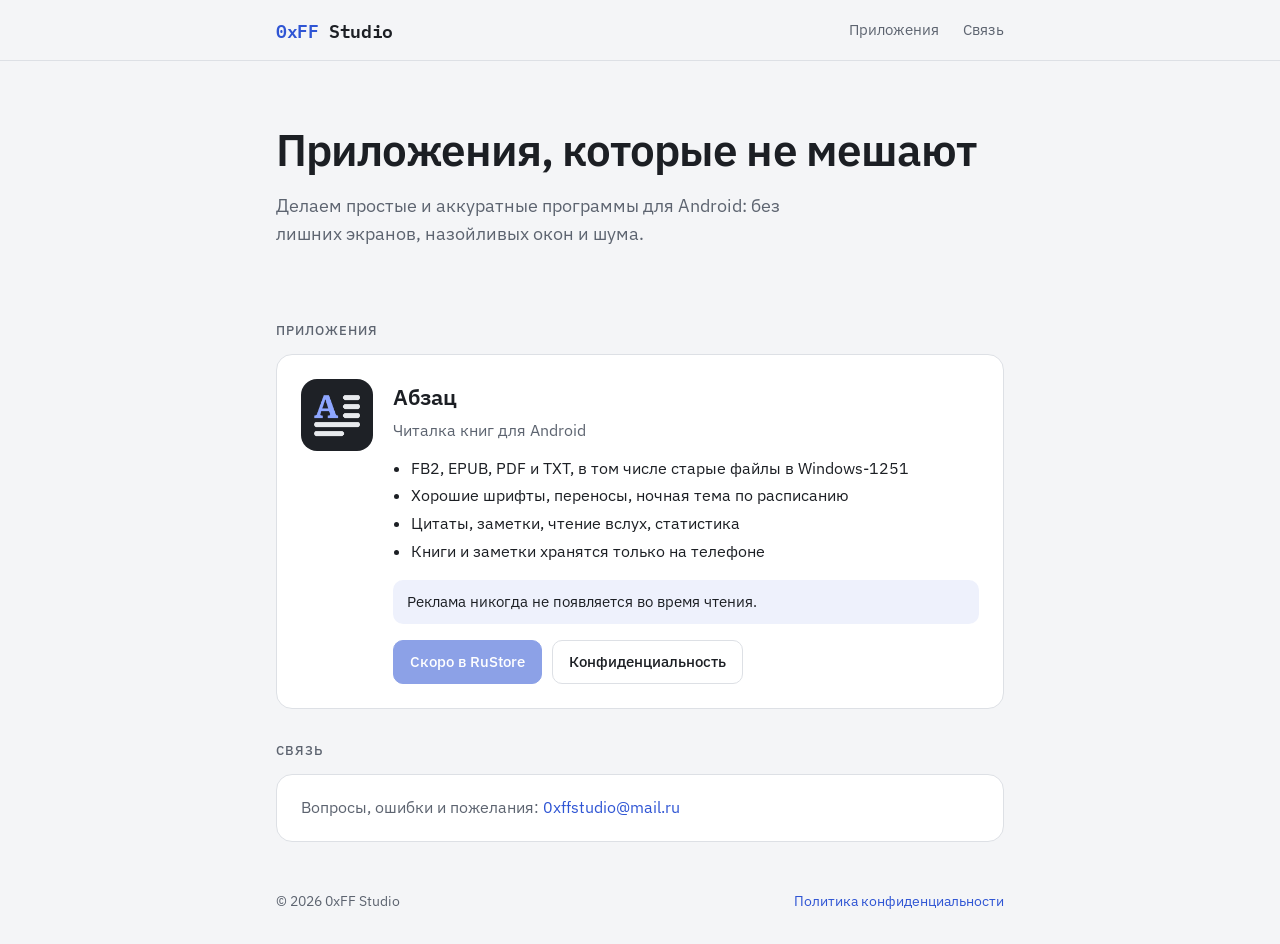
<file: index.html>
<!doctype html>
<html lang="ru">
<head>
<meta charset="utf-8">
<meta name="viewport" content="width=device-width, initial-scale=1">
<title>0xFF Studio</title>
<meta name="description" content="0xFF Studio — спокойные приложения без лишнего шума. Абзац — читалка книг для Android.">
<link rel="icon" href="abzac/icon.png">
<link rel="preconnect" href="https://fonts.googleapis.com">
<link rel="preconnect" href="https://fonts.gstatic.com" crossorigin>
<link href="https://fonts.googleapis.com/css2?family=IBM+Plex+Mono:wght@600&family=IBM+Plex+Sans:wght@400;500;600&display=swap" rel="stylesheet">
<link rel="stylesheet" href="style.css">
</head>
<body>
<header class="top">
  <div class="wrap">
    <a class="logo" href="./"><b>0xFF</b> Studio</a>
    <nav>
      <a href="#apps">Приложения</a>
      <a href="#contact">Связь</a>
    </nav>
  </div>
</header>

<main class="wrap">
  <section class="hero">
    <h1>Приложения, которые не мешают</h1>
    <p>Делаем простые и аккуратные программы для Android: без лишних экранов, назойливых окон и шума.</p>
  </section>

  <div class="section-title" id="apps">Приложения</div>
  <article class="app">
    <img src="abzac/icon.png" alt="Иконка приложения Абзац" width="72" height="72">
    <div>
      <h2>Абзац</h2>
      <p class="tag">Читалка книг для Android</p>
      <ul>
        <li>FB2, EPUB, PDF и TXT, в том числе старые файлы в Windows-1251</li>
        <li>Хорошие шрифты, переносы, ночная тема по расписанию</li>
        <li>Цитаты, заметки, чтение вслух, статистика</li>
        <li>Книги и заметки хранятся только на телефоне</li>
      </ul>
      <p class="promise">Реклама никогда не появляется во время чтения.</p>
      <div class="actions">
        <!-- Когда приложение опубликуют, заменить href и убрать класс disabled -->
        <a class="btn primary disabled" href="#" aria-disabled="true">Скоро в RuStore</a>
        <a class="btn" href="privacy.html">Конфиденциальность</a>
      </div>
    </div>
  </article>

  <div class="section-title" id="contact">Связь</div>
  <div class="contact">
    <p>Вопросы, ошибки и пожелания: <a href="mailto:0xffstudio@mail.ru">0xffstudio@mail.ru</a></p>
  </div>
</main>

<footer>
  <div class="wrap">
    <span>© 2026 0xFF Studio</span>
    <a href="privacy.html">Политика конфиденциальности</a>
  </div>
</footer>
</body>
</html>
</file>
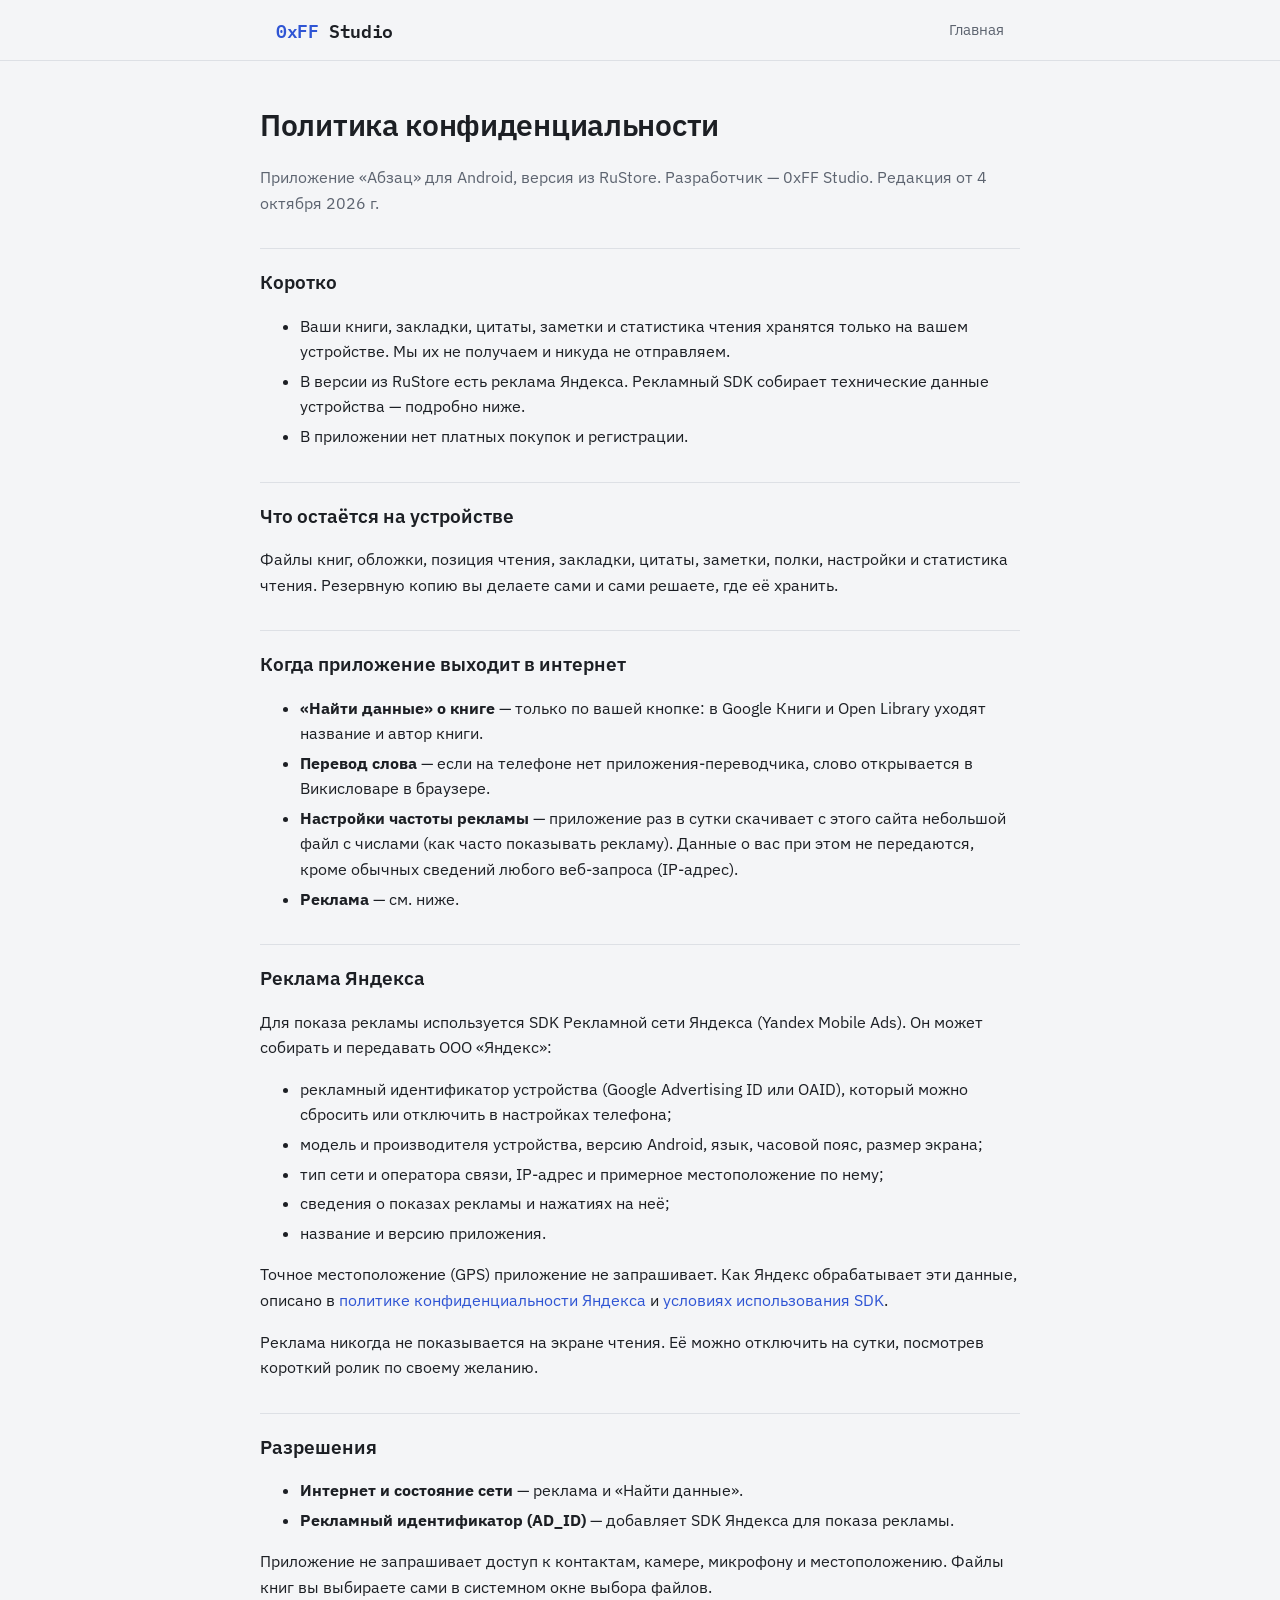
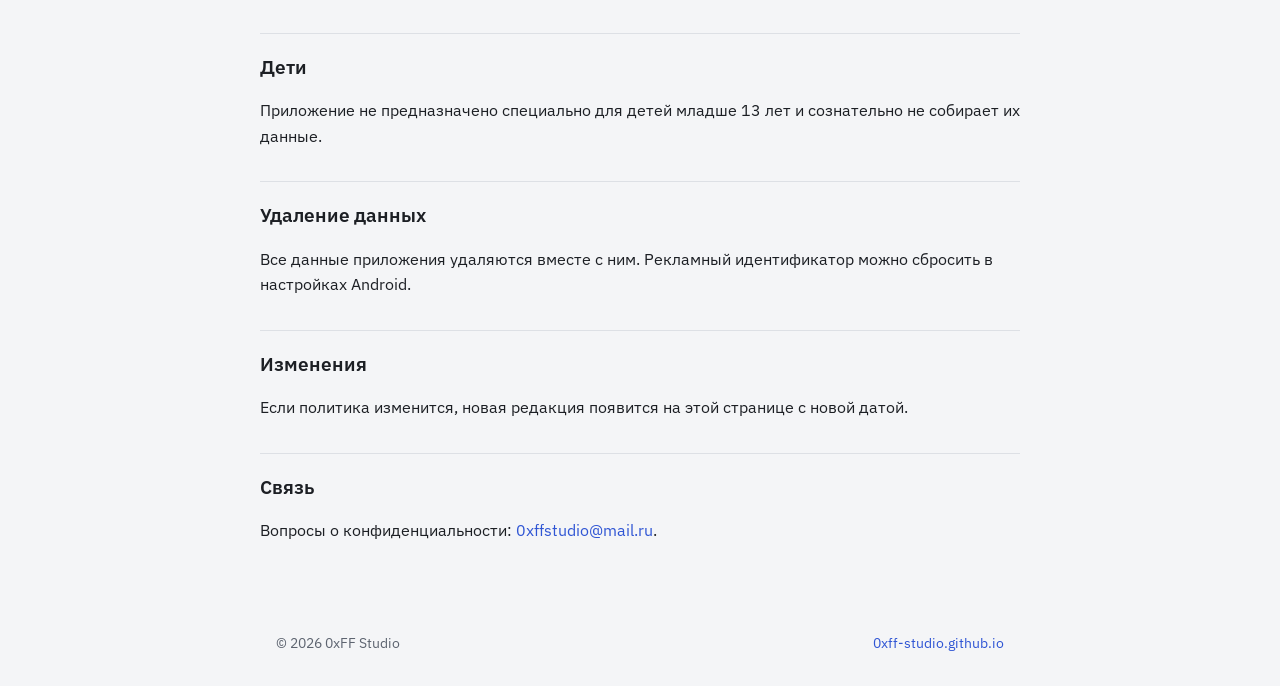
<file: privacy.html>
<!doctype html>
<html lang="ru">
<head>
<meta charset="utf-8">
<meta name="viewport" content="width=device-width, initial-scale=1">
<title>Политика конфиденциальности — Абзац</title>
<link rel="icon" href="abzac/icon.png">
<link rel="preconnect" href="https://fonts.googleapis.com">
<link rel="preconnect" href="https://fonts.gstatic.com" crossorigin>
<link href="https://fonts.googleapis.com/css2?family=IBM+Plex+Mono:wght@600&family=IBM+Plex+Sans:wght@400;500;600&display=swap" rel="stylesheet">
<link rel="stylesheet" href="style.css">
</head>
<body>
<header class="top">
  <div class="wrap">
    <a class="logo" href="./"><b>0xFF</b> Studio</a>
    <nav><a href="./">Главная</a></nav>
  </div>
</header>

<main class="wrap doc">
<h1>Политика конфиденциальности</h1>
<p class="muted">Приложение «Абзац» для Android, версия из RuStore. Разработчик — 0xFF Studio.
Редакция от 4 октября 2026 г.</p>

<h2>Коротко</h2>
<ul>
  <li>Ваши книги, закладки, цитаты, заметки и статистика чтения хранятся только на вашем устройстве.
    Мы их не получаем и никуда не отправляем.</li>
  <li>В версии из RuStore есть реклама Яндекса. Рекламный SDK собирает технические данные устройства —
    подробно ниже.</li>
  <li>В приложении нет платных покупок и регистрации.</li>
</ul>

<h2>Что остаётся на устройстве</h2>
<p>Файлы книг, обложки, позиция чтения, закладки, цитаты, заметки, полки, настройки и статистика чтения.
Резервную копию вы делаете сами и сами решаете, где её хранить.</p>

<h2>Когда приложение выходит в интернет</h2>
<ul>
  <li><b>«Найти данные» о книге</b> — только по вашей кнопке: в Google Книги и Open Library уходят
    название и автор книги.</li>
  <li><b>Перевод слова</b> — если на телефоне нет приложения-переводчика, слово открывается
    в Викисловаре в браузере.</li>
  <li><b>Настройки частоты рекламы</b> — приложение раз в сутки скачивает с этого сайта небольшой файл
    с числами (как часто показывать рекламу). Данные о вас при этом не передаются, кроме обычных
    сведений любого веб-запроса (IP-адрес).</li>
  <li><b>Реклама</b> — см. ниже.</li>
</ul>

<h2>Реклама Яндекса</h2>
<p>Для показа рекламы используется SDK Рекламной сети Яндекса (Yandex Mobile Ads). Он может собирать
и передавать ООО «Яндекс»:</p>
<ul>
  <li>рекламный идентификатор устройства (Google Advertising ID или OAID), который можно сбросить
    или отключить в настройках телефона;</li>
  <li>модель и производителя устройства, версию Android, язык, часовой пояс, размер экрана;</li>
  <li>тип сети и оператора связи, IP-адрес и примерное местоположение по нему;</li>
  <li>сведения о показах рекламы и нажатиях на неё;</li>
  <li>название и версию приложения.</li>
</ul>
<p>Точное местоположение (GPS) приложение не запрашивает. Как Яндекс обрабатывает эти данные,
описано в <a href="https://yandex.ru/legal/confidential/">политике конфиденциальности Яндекса</a>
и <a href="https://yandex.ru/legal/mobileads_sdk_agreement/">условиях использования SDK</a>.</p>
<p>Реклама никогда не показывается на экране чтения. Её можно отключить на сутки,
посмотрев короткий ролик по своему желанию.</p>

<h2>Разрешения</h2>
<ul>
  <li><b>Интернет и состояние сети</b> — реклама и «Найти данные».</li>
  <li><b>Рекламный идентификатор (AD_ID)</b> — добавляет SDK Яндекса для показа рекламы.</li>
</ul>
<p>Приложение не запрашивает доступ к контактам, камере, микрофону и местоположению.
Файлы книг вы выбираете сами в системном окне выбора файлов.</p>

<h2>Дети</h2>
<p>Приложение не предназначено специально для детей младше 13 лет и сознательно не собирает
их данные.</p>

<h2>Удаление данных</h2>
<p>Все данные приложения удаляются вместе с ним. Рекламный идентификатор можно сбросить
в настройках Android.</p>

<h2>Изменения</h2>
<p>Если политика изменится, новая редакция появится на этой странице с новой датой.</p>

<h2>Связь</h2>
<p>Вопросы о конфиденциальности: <a href="mailto:0xffstudio@mail.ru">0xffstudio@mail.ru</a>.</p>
</main>

<footer>
  <div class="wrap">
    <span>© 2026 0xFF Studio</span>
    <a href="./">0xff-studio.github.io</a>
  </div>
</footer>
</body>
</html>
</file>
<file: style.css>
:root {
  --bg: #f4f5f7;
  --surface: #ffffff;
  --text: #1c1f24;
  --muted: #5d6470;
  --line: #dde0e5;
  --accent: #2f55d4;
  --accent-soft: rgba(47, 85, 212, .08);
}
@media (prefers-color-scheme: dark) {
  :root {
    --bg: #131518;
    --surface: #1b1e22;
    --text: #e9ebee;
    --muted: #9aa1ab;
    --line: #2b2f35;
    --accent: #8ea6ff;
    --accent-soft: rgba(142, 166, 255, .10);
  }
}
* { box-sizing: border-box; }
html { -webkit-text-size-adjust: 100%; }
body {
  margin: 0;
  background: var(--bg);
  color: var(--text);
  font: 16px/1.6 "IBM Plex Sans", system-ui, -apple-system, "Segoe UI", sans-serif;
}
a { color: var(--accent); text-decoration: none; }
a:hover { text-decoration: underline; }
.wrap { max-width: 760px; margin: 0 auto; padding: 0 16px; }

header.top { border-bottom: 1px solid var(--line); }
header.top .wrap { display: flex; align-items: center; justify-content: space-between; height: 60px; }
.logo { font-family: "IBM Plex Mono", ui-monospace, monospace; font-weight: 600; font-size: 18px; color: var(--text); letter-spacing: -.02em; }
.logo b { color: var(--accent); font-weight: 600; }
nav a { color: var(--muted); margin-left: 20px; font-size: 15px; }
nav a:hover { color: var(--text); text-decoration: none; }

.hero { padding: 64px 0 40px; }
.hero h1 { font-size: clamp(30px, 6vw, 44px); line-height: 1.15; margin: 0 0 16px; letter-spacing: -.02em; font-weight: 600; }
.hero p { font-size: 18px; color: var(--muted); margin: 0; max-width: 560px; }

.section-title { font-size: 13px; text-transform: uppercase; letter-spacing: .08em; color: var(--muted); margin: 32px 0 12px; font-weight: 500; }

.app {
  background: var(--surface);
  border: 1px solid var(--line);
  border-radius: 16px;
  padding: 24px;
  display: grid;
  grid-template-columns: 72px 1fr;
  gap: 20px;
  align-items: start;
}
.app img { width: 72px; height: 72px; border-radius: 16px; display: block; }
.app h2 { margin: 0 0 4px; font-size: 22px; font-weight: 600; }
.app .tag { color: var(--muted); margin: 0 0 12px; }
.app ul { margin: 0 0 16px; padding-left: 18px; color: var(--text); }
.app li { margin: 2px 0; }
.app .promise { background: var(--accent-soft); border-radius: 10px; padding: 10px 14px; margin: 0 0 16px; font-size: 15px; }
.actions { display: flex; flex-wrap: wrap; gap: 10px; }
.btn {
  display: inline-block; padding: 9px 16px; border-radius: 10px; font-weight: 500; font-size: 15px;
  border: 1px solid var(--line); color: var(--text); background: transparent;
}
.btn.primary { background: var(--accent); border-color: var(--accent); color: #fff; }
@media (prefers-color-scheme: dark) { .btn.primary { color: #10131a; } }
.btn:hover { text-decoration: none; filter: brightness(1.05); }
.btn.disabled { opacity: .55; pointer-events: none; }

.contact { background: var(--surface); border: 1px solid var(--line); border-radius: 16px; padding: 20px 24px; }
.contact p { margin: 0; color: var(--muted); }

footer { color: var(--muted); font-size: 14px; padding: 48px 0 32px; }
footer .wrap { display: flex; flex-wrap: wrap; gap: 8px 20px; justify-content: space-between; }

/* Документы */
.doc { padding: 40px 0 24px; }
.doc h1 { font-size: 30px; margin: 0 0 6px; font-weight: 600; letter-spacing: -.01em; }
.doc h2 { font-size: 19px; margin: 32px 0 8px; padding-top: 18px; border-top: 1px solid var(--line); font-weight: 600; }
.doc .muted { color: var(--muted); }
.doc li { margin: 4px 0; }

@media (max-width: 480px) {
  .app { grid-template-columns: 1fr; }
  nav a { margin-left: 14px; }
  .hero { padding: 44px 0 28px; }
}
</file>
